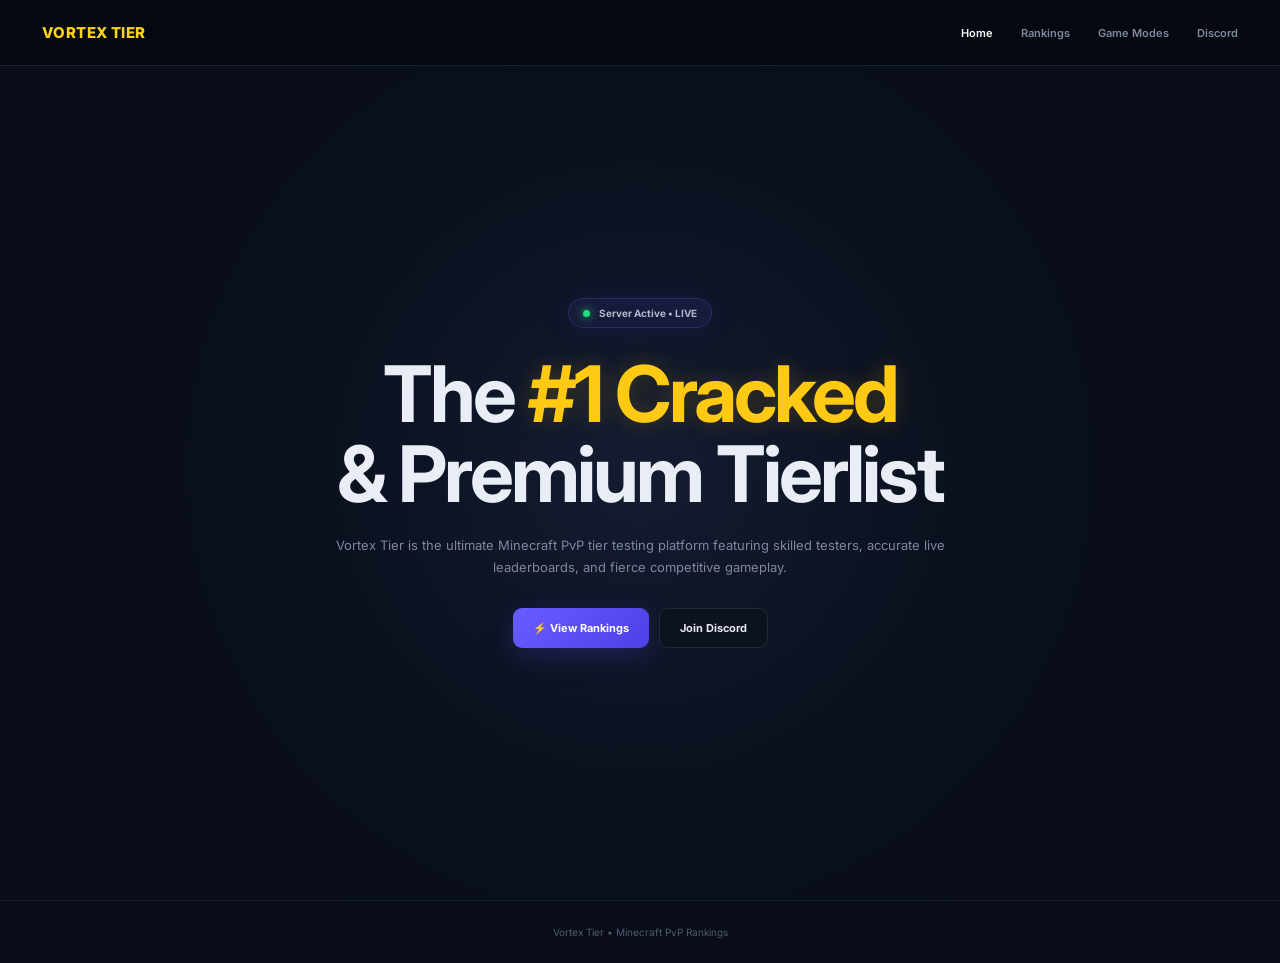
<file: index.html>
<!DOCTYPE html>
<html lang="en">
<head>
<meta charset="UTF-8"><meta name="viewport" content="width=device-width,initial-scale=1.0">
    <title>Vortex Tier</title>
<link rel="preconnect" href="https://fonts.googleapis.com"><link rel="preconnect" href="https://fonts.gstatic.com" crossorigin>
<link href="https://fonts.googleapis.com/css2?family=Inter:wght@400;500;600;700;800&display=swap" rel="stylesheet">
<link rel="stylesheet" href="styles.css">
</head>
<body class="home-page">
<header class="nav"><a class="logo" href="index.html">VORTEX TIER</a>
<nav class="navlinks"><a class="active" href="index.html">Home</a><a href="rankings.html">Rankings</a><a href="gamemodes.html">Game Modes</a><a href="https://discord.com" target="_blank" rel="noopener">Discord</a></nav></header>
<main class="home-hero">
  <div class="live"><i></i> Server Active • LIVE</div>
  <h1>The <b>#1 Cracked</b><br>&amp; Premium Tierlist</h1>
  <p>Vortex Tier is the ultimate Minecraft PvP tier testing platform featuring skilled testers, accurate live leaderboards, and fierce competitive gameplay.</p>
  <div class="actions"><a class="btn purple" href="rankings.html">⚡ View Rankings</a><a class="btn dark" href="https://discord.com" target="_blank" rel="noopener">Join Discord</a></div>
</main>
<footer>Vortex Tier • Minecraft PvP Rankings</footer>
</body></html>
</file>
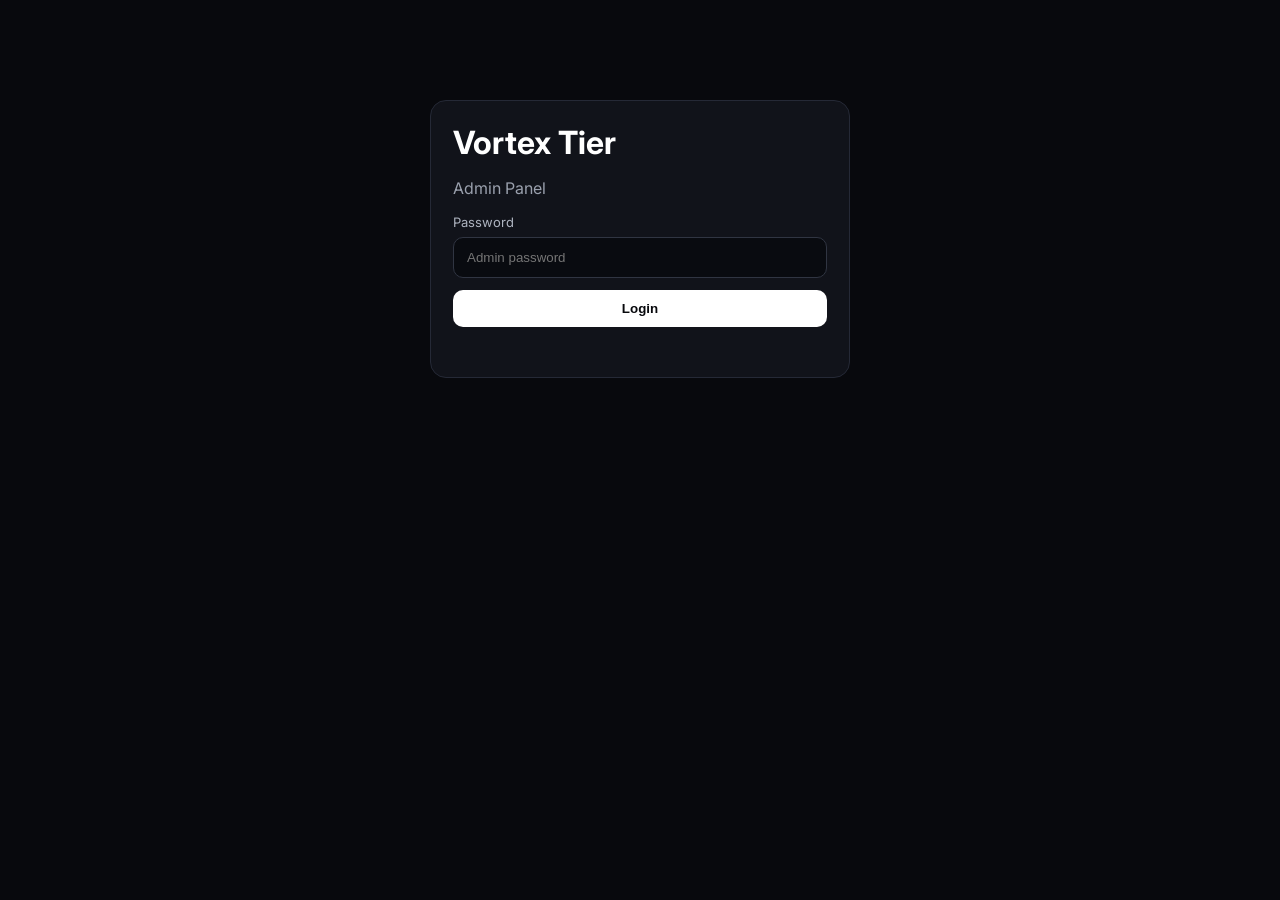
<file: admin.html>
<!DOCTYPE html>
<html lang="en">
<head>
<meta charset="UTF-8">
<meta name="viewport" content="width=device-width,initial-scale=1.0">
<title>Vortex Tier — Admin Panel</title>
<link rel="preconnect" href="https://fonts.googleapis.com">
<link rel="preconnect" href="https://fonts.gstatic.com" crossorigin>
<link href="https://fonts.googleapis.com/css2?family=Inter:wght@400;500;600;700;800&display=swap" rel="stylesheet">
<style>
*{box-sizing:border-box}body{margin:0;background:#08090d;color:#fff;font-family:Inter,Arial,sans-serif}.wrap{width:min(1100px,94%);margin:32px auto}.card{background:#11131a;border:1px solid #252936;border-radius:16px;padding:22px;margin-bottom:18px}h1,h2,h3{margin:0 0 10px}p{color:#9aa0ad}.hidden{display:none!important}.login{max-width:420px;margin:100px auto}.field label{display:block;font-size:13px;color:#aeb4c0;margin:0 0 7px}.input,.select{width:100%;padding:12px 13px;background:#090b10;border:1px solid #303542;border-radius:10px;color:#fff;outline:none}.input:focus,.select:focus{border-color:#777}.grid{display:grid;grid-template-columns:repeat(2,minmax(0,1fr));gap:14px}.modes{display:grid;grid-template-columns:repeat(2,minmax(0,1fr));gap:12px}.modebox{background:#0c0e13;border:1px solid #292d38;border-radius:12px;padding:14px}.modebox h3{font-size:14px}.modebox .row{display:grid;grid-template-columns:1fr 1fr;gap:8px}.btns{display:flex;gap:9px;flex-wrap:wrap}.btn{border:0;border-radius:10px;padding:11px 15px;background:#252936;color:#fff;font-weight:700;cursor:pointer}.btn.primary{background:#fff;color:#08090d}.btn.green{background:#1f7148}.btn.red{background:#792525}.btn:hover{filter:brightness(1.12)}.msg{color:#9aa0ad;margin-top:10px;min-height:18px}.player{display:flex;align-items:center;justify-content:space-between;gap:14px;padding:13px 0;border-bottom:1px solid #242833}.player:last-child{border-bottom:0}.playername{font-weight:700}.meta{font-size:12px;color:#858b98;margin-top:4px}.actions{display:flex;gap:7px}.topbar{display:flex;align-items:center;justify-content:space-between;gap:12px}.hint{font-size:13px;color:#858b98;line-height:1.6}.status{padding:9px 11px;border-radius:9px;background:#0b0d12;border:1px solid #272b35;font-size:12px;color:#aeb4c0}.check{display:flex;align-items:center;gap:8px;margin-top:9px;font-size:12px;color:#969ca8}.check input{accent-color:#fff}@media(max-width:700px){.grid,.modes{grid-template-columns:1fr}.topbar{align-items:flex-start;flex-direction:column}.player{align-items:flex-start;flex-direction:column}.actions{width:100%}.actions .btn{flex:1}.modebox .row{grid-template-columns:1fr}}
</style>
</head>
<body>

<div id="loginScreen" class="wrap login">
  <div class="card">
    <h1>Vortex Tier</h1>
    <p>Admin Panel</p>
    <div class="field">
      <label>Password</label>
      <input id="password" class="input" type="password" placeholder="Admin password" autocomplete="off">
    </div>
    <button class="btn primary" style="width:100%;margin-top:12px" onclick="login()">Login</button>
    <div id="loginMsg" class="msg"></div>
  </div>
</div>

<div id="adminScreen" class="wrap hidden">
  <div class="card">
    <div class="topbar">
      <div>
        <h1>Vortex Tier Admin Panel</h1>
        <p style="margin:0">Manage players, ranks and points.</p>
      </div>
      <button class="btn" onclick="logout()">Logout</button>
    </div>
  </div>

  <div class="card">
    <h2 id="formTitle">Add Player</h2>
    <p class="hint">Choose “Not Tested” when a player has no rank in that mode. The ranking box will stay empty on the public site.</p>
    <input id="editId" type="hidden">

    <div class="grid">
      <div class="field"><label>Player Name</label><input id="name" class="input" placeholder="Minecraft username"></div>
      <div class="field"><label>Region</label><select id="region" class="select"><option value="AS">AS — Asia</option><option value="EU">EU — Europe</option><option value="NA">NA — North America</option><option value="ME">ME — Middle East</option></select></div>
      <div class="field"><label>Skin URL (optional)</label><input id="skin" class="input" placeholder="Leave empty for automatic Minecraft skin"></div>
      <div class="field"><label>NameMC URL (optional)</label><input id="namemc" class="input" placeholder="Leave empty to use username automatically"></div>
    </div>

    <h3 style="margin-top:24px">Gamemode Ranks</h3>
    <div id="modeFields" class="modes"></div>

    <div class="btns" style="margin-top:18px">
      <button class="btn green" onclick="savePlayer()">Save Player</button>
      <button class="btn" onclick="clearForm()">Clear</button>
    </div>
    <div id="saveMsg" class="msg"></div>
  </div>

  <div class="card">
    <div class="topbar">
      <div><h2>Players</h2><p style="margin:0">Existing player data loaded from players.js/local storage.</p></div>
      <div id="count" class="status">0 players</div>
    </div>
    <input id="search" class="input" style="margin-top:15px" placeholder="Search player..." oninput="renderPlayers()">
    <div id="playerList" style="margin-top:8px"></div>
  </div>

  <div class="card">
    <h2>Download Player Data</h2>
    <p class="hint">This button downloads <b>players.js only</b>. It NEVER downloads or changes app.js. Replace your website’s old players.js with this downloaded file.</p>
    <button class="btn primary" onclick="downloadPlayersJS()">⬇ Download players.js</button>
    <div id="downloadMsg" class="msg"></div>
  </div>
</div>

<script src="players.js"></script>
<script>
/* =========================
   VORTEX ADMIN CONFIG
========================= */
const ADMIN_PASSWORD = "vortexadmin1";

const MODES = [
  {id:'vanilla', name:'Vanilla'},
  {id:'uhc', name:'UHC'},
  {id:'pot', name:'Pot'},
  {id:'nethop', name:'NetHop'},
  {id:'smp', name:'SMP'},
  {id:'sword', name:'Sword'},
  {id:'axe', name:'Axe'},
  {id:'mace', name:'Mace'}
];

const TIERS = ['', 'HT1','LT1','HT2','LT2','HT3','LT3','HT4','LT4','HT5','LT5'];

function safeJSON(value){
  try{return JSON.parse(value)}catch{return []}
}

let players = safeJSON(localStorage.getItem('vortexAdminPlayers'));
if(!Array.isArray(players) || players.length===0){
  players = (typeof VORTEX_PLAYERS !== 'undefined' && Array.isArray(VORTEX_PLAYERS)) ? structuredClone(VORTEX_PLAYERS) : [];
}

function saveLocal(){
  localStorage.setItem('vortexAdminPlayers',JSON.stringify(players));
}

function login(){
  if(document.getElementById('password').value===ADMIN_PASSWORD){
    document.getElementById('loginScreen').classList.add('hidden');
    document.getElementById('adminScreen').classList.remove('hidden');
    renderPlayers();
  }else document.getElementById('loginMsg').textContent='Incorrect password.';
}
function logout(){
  document.getElementById('adminScreen').classList.add('hidden');
  document.getElementById('loginScreen').classList.remove('hidden');
  document.getElementById('password').value='';
}

document.getElementById('password').addEventListener('keydown',e=>{if(e.key==='Enter')login()});

function esc(v){return String(v??'').replace(/[&<>"']/g,c=>({'&':'&amp;','<':'&lt;','>':'&gt;','"':'&quot;',"'":'&#039;'}[c]))}
function id(){return Date.now()+Math.floor(Math.random()*100000)}
function pointsValue(v){return v===''||v===null||v===undefined?'':Number(v)}

function buildModeFields(player={}){
  document.getElementById('modeFields').innerHTML=MODES.map(m=>{
    const r=player.results?.[m.id]||{};
    const selected=r.tier||'';
    const pts=(selected && r.points!=='' && r.points!==undefined && r.points!==null)?r.points:'';
    return `<div class="modebox">
      <h3>${m.name}</h3>
      <div class="row">
        <select id="tier_${m.id}" class="select" onchange="tierChanged('${m.id}')">
          <option value="">Not Tested</option>
          ${TIERS.filter(Boolean).map(t=>`<option value="${t}" ${selected===t?'selected':''}>${t}</option>`).join('')}
        </select>
        <input id="points_${m.id}" class="input" type="number" min="0" step="1" placeholder="Points" value="${esc(pts)}">
      </div>
      <label class="check"><input id="auto_${m.id}" type="checkbox"> Keep points empty when Not Tested</label>
    </div>`;
  }).join('');
}

function tierChanged(mode){
  const tier=document.getElementById('tier_'+mode).value;
  const points=document.getElementById('points_'+mode);
  if(!tier) points.value='';
}

function getFormPlayer(){
  const results={};
  MODES.forEach(m=>{
    const tier=document.getElementById('tier_'+m.id).value;
    const pv=document.getElementById('points_'+m.id).value.trim();
    results[m.id]={tier:tier,points:tier&&pv!==''?Number(pv):''};
  });
  return {
    id:document.getElementById('editId').value?Number(document.getElementById('editId').value):id(),
    name:document.getElementById('name').value.trim(),
    region:document.getElementById('region').value,
    skinUrl:document.getElementById('skin').value.trim(),
    namemc:document.getElementById('namemc').value.trim(),
    results
  };
}

function calculate(){
  players.forEach(p=>{
    let total=0;
    MODES.forEach(m=>{
      const r=p.results?.[m.id];
      if(r && r.points!=='' && r.points!==null && r.points!==undefined && !Number.isNaN(Number(r.points))) total+=Number(r.points);
    });
    p.totalPoints=total;
  });
  players.sort((a,b)=>(b.totalPoints||0)-(a.totalPoints||0));
  players.forEach((p,i)=>p.position=i+1);
}

function savePlayer(){
  const p=getFormPlayer();
  if(!p.name){document.getElementById('saveMsg').textContent='Player name is required.';return}

  const same=players.findIndex(x=>x.name.toLowerCase()===p.name.toLowerCase());
  const editing=players.findIndex(x=>x.id===p.id);

  if(same!==-1 && same!==editing){
    p.id=players[same].id;
    players[same]=p;
  }else if(editing!==-1){
    players[editing]=p;
  }else players.push(p);

  calculate();
  saveLocal();
  document.getElementById('saveMsg').textContent='Player saved. Download players.js when ready.';
  clearForm();
  renderPlayers();
}

function editPlayer(pid){
  const p=players.find(x=>x.id===pid);if(!p)return;
  document.getElementById('editId').value=p.id;
  document.getElementById('name').value=p.name||'';
  document.getElementById('region').value=p.region||'AS';
  document.getElementById('skin').value=p.skinUrl||'';
  document.getElementById('namemc').value=p.namemc||'';
  buildModeFields(p);
  document.getElementById('formTitle').textContent='Edit Player';
  scrollTo({top:0,behavior:'smooth'});
}

function deletePlayer(pid){
  const p=players.find(x=>x.id===pid);if(!p)return;
  if(!confirm('Delete '+p.name+'?'))return;
  players=players.filter(x=>x.id!==pid);
  calculate();saveLocal();renderPlayers();
}

function clearForm(){
  document.getElementById('editId').value='';
  document.getElementById('name').value='';
  document.getElementById('region').value='AS';
  document.getElementById('skin').value='';
  document.getElementById('namemc').value='';
  buildModeFields();
  document.getElementById('formTitle').textContent='Add Player';
}

function renderPlayers(){
  calculate();
  const q=document.getElementById('search').value.toLowerCase().trim();
  const list=players.filter(p=>p.name.toLowerCase().includes(q));
  document.getElementById('count').textContent=players.length+' player'+(players.length===1?'':'s');
  document.getElementById('playerList').innerHTML=list.length?list.map(p=>`<div class="player">
    <div><div class="playername">#${p.position||'-'} ${esc(p.name)}</div><div class="meta">${esc(p.region||'')} • ${p.totalPoints||0} points</div></div>
    <div class="actions"><button class="btn" onclick="editPlayer(${p.id})">Edit</button><button class="btn red" onclick="deletePlayer(${p.id})">Delete</button></div>
  </div>`).join(''):'<p style="color:#777">No players found.</p>';
}

function downloadPlayersJS(){
  calculate();saveLocal();
  const output = `/* =====================================================\n   VORTEX TIER — PLAYER DATA\n   Generated from Admin Panel\n   Replace ONLY your old players.js with this file.\n====================================================== */\n\nconst VORTEX_PLAYERS = ${JSON.stringify(players,null,2)};\n`;
  const blob=new Blob([output],{type:'application/javascript;charset=utf-8'});
  const url=URL.createObjectURL(blob);
  const a=document.createElement('a');a.href=url;a.download='players.js';document.body.appendChild(a);a.click();a.remove();
  setTimeout(()=>URL.revokeObjectURL(url),1000);
  document.getElementById('downloadMsg').textContent='players.js downloaded. Replace only players.js on your website.';
}

buildModeFields();
</script>
</body>
</html>
</file>
<file: styles.css>
*{box-sizing:border-box}
html{scroll-behavior:smooth}
body{margin:0;background:#080d18;color:#e9edf6;font-family:Inter,Arial,sans-serif}
.nav{height:66px;position:sticky;top:0;z-index:50;background:rgba(5,9,17,.96);border-bottom:1px solid #182233;display:flex;align-items:center;justify-content:space-between;padding:0 42px;backdrop-filter:blur(14px)}
.logo{color:#ffd21a;text-decoration:none;font-weight:800;font-size:15px;letter-spacing:.4px}
.navlinks{display:flex;gap:28px}.navlinks a{font-size:11px;font-weight:600;color:#7e899d;text-decoration:none}.navlinks a:hover,.navlinks a.active{color:#fff}

.home-hero{min-height:calc(100vh - 66px);display:flex;align-items:center;justify-content:center;flex-direction:column;text-align:center;padding:80px 20px 100px;background:radial-gradient(circle at 50% 48%,#141c31 0,#0b111f 38%,#080d18 72%)}
.live{font-size:10px;font-weight:700;color:#aeb8cb;border:1px solid #292d67;background:#171a3a;border-radius:30px;padding:8px 14px;box-shadow:0 0 28px #4b43ff1d}.live i{display:inline-block;width:7px;height:7px;border-radius:50%;background:#1ddd7d;box-shadow:0 0 10px #1ddd7d;margin-right:7px}
.home-hero h1{font-size:clamp(44px,7vw,78px);line-height:1.03;letter-spacing:-3px;margin:26px 0 20px}.home-hero h1 b{color:#ffc914;text-shadow:0 0 22px #ffc40033}.home-hero p{max-width:650px;color:#7d889d;font-size:13px;line-height:1.7;margin:0}.actions{display:flex;gap:10px;margin-top:30px}.btn{display:inline-flex;align-items:center;justify-content:center;padding:12px 20px;border-radius:9px;text-decoration:none;font-size:11px;font-weight:700;transition:.2s}.btn:hover{transform:translateY(-2px)}.purple{background:linear-gradient(135deg,#695cff,#4d40e8);color:white;box-shadow:0 8px 28px #574aff3a}.dark{background:#0c121e;color:#e4e8f1;border:1px solid #202a3a}
footer{text-align:center;padding:25px;color:#4f5c70;font-size:10px;border-top:1px solid #121d2c}

.rankings-page{background:#0b121e}.rank-wrap{max-width:1280px;margin:auto;padding:24px 18px 70px}.rank-top{display:flex;align-items:center;justify-content:space-between;margin-bottom:18px}.rank-title h1{font-size:25px;margin:0}.rank-title p{font-size:11px;color:#66748a;margin:7px 0 0}.server{font-size:10px;color:#a9b3c3;background:#121a27;border:1px solid #202b3e;border-radius:7px;padding:8px 11px}.server i{display:inline-block;width:7px;height:7px;border-radius:50%;background:#25db7d;margin-right:5px}

.modes{display:flex;gap:5px;overflow-x:auto;scrollbar-width:none;border-bottom:1px solid #1b2738;padding-bottom:0}.modes::-webkit-scrollbar{display:none}
.mode{flex:0 0 102px;height:76px;border:1px solid #172333;background:#0c1420;border-radius:10px 10px 0 0;color:#69758a;display:flex;flex-direction:column;align-items:center;justify-content:center;gap:7px;cursor:pointer;font:800 11px Inter}.mode .ico{font-size:25px}.mode.active{color:#fff;border-bottom:2px solid #aab3c0;background:#111a29}

.rank-tools{display:flex;justify-content:flex-end;gap:8px;margin:10px 0}.search{width:230px;height:38px;border-radius:8px;border:1px solid #202b3d;background:#101825;color:white;padding:0 12px;outline:none;font:11px Inter}.info{height:38px;border:1px solid #202b3d;background:#151d2a;color:#bac3d0;border-radius:8px;padding:0 12px;font:700 10px Inter;cursor:pointer}

.overall-head{display:grid;grid-template-columns:52px 1fr 82px 410px;gap:12px;align-items:center;padding:9px 13px;color:#4e5b70;font-size:9px;text-transform:uppercase;font-weight:800;border:1px solid #172336;background:#0e1623;border-radius:7px 7px 0 0}
.player-row{display:grid;grid-template-columns:58px 1fr 82px 410px;gap:14px;align-items:center;min-height:88px;padding:7px 13px;border:1px solid #172336;border-top:0;background:linear-gradient(90deg,#101925 0%,#121c2a 74%,#0e1723 100%);position:relative;overflow:hidden}.player-row:after{content:"";position:absolute;right:5px;top:0;bottom:0;width:34%;background:linear-gradient(125deg,transparent 0 38%,rgba(64,86,112,.30) 39% 43%,transparent 44% 51%,rgba(54,75,99,.46) 52% 57%,transparent 58% 66%,rgba(45,64,86,.32) 67% 72%,transparent 73%);opacity:.85;pointer-events:none}.player-row:hover{background:#141f2f}
.pos{font-size:22px;font-weight:800;font-style:italic;color:#e8edf5}.p-main{display:flex;align-items:center;gap:14px;min-width:0;position:relative;z-index:1}.skin{width:74px;height:92px;object-fit:contain;object-position:center top;border-radius:6px;background:transparent;padding:0;display:block;filter:drop-shadow(0 5px 8px rgba(0,0,0,.75));transform:scale(1.18);transform-origin:center bottom}.p-name{font-size:15px;font-weight:800;color:#dce3ee;position:relative;z-index:1}.p-title{font-size:9px;color:#68768c;margin-top:4px}.region{justify-self:center;position:relative;z-index:2;font-size:10px;font-weight:800;border-radius:5px;padding:8px 9px;background:#182333;color:#aeb8c8}.region.na{background:#4a1f2c;color:#ff647c}.region.eu{background:#173c29;color:#55d98c}.region.me{background:#4b421a;color:#e7d34b}
.mini-tiers{display:flex;position:relative;z-index:2;gap:8px;justify-content:flex-start;overflow:hidden}.mini{width:43px;flex:0 0 43px;text-align:center}.mini-icon{width:34px;height:34px;border-radius:50%;margin:auto;display:grid;place-items:center;background:#101725;border:2px solid #28384e;font-size:14px}.mini-label{display:inline-block;font-size:13px;font-weight:800;margin-top:3px;padding:2px 4px;border-radius:4px}.ht1{color:#ffd83f;background:#473b1b}.lt1{color:#e8c84a;background:#493b20}.ht2{color:#bfc9d8;background:#343d4d}.lt2{color:#aeb9c9;background:#303a49}.ht3{color:#ff9c51;background:#4a3021}.lt3{color:#e58a49;background:#483021}

.mode-board{display:flex;gap:8px;overflow-x:auto;padding:5px 0 18px;align-items:flex-start;scroll-snap-type:x proximity}.mode-board::-webkit-scrollbar{height:5px}.tier-column{min-width:176px;flex:1;background:#101925;border:1px solid #172336;border-radius:0 0 7px 7px;overflow:hidden;scroll-snap-align:start}.tier-head{height:40px;display:flex;align-items:center;justify-content:center;font-size:17px;font-weight:800;border-bottom:1px solid #27354a}.tier-head span{margin-right:7px}.tier-1 .tier-head{background:#4b3917;color:#ffd35a}.tier-2 .tier-head{background:#343b49;color:#cbd2dc}.tier-3 .tier-head{background:#4b3020;color:#e58b48}.tier-4 .tier-head,.tier-5 .tier-head{background:#202a39;color:#c5cfdd}
.tier-list{min-height:55px}.tier-player{height:62px;display:flex;align-items:center;gap:8px;padding:0 8px;border-bottom:1px solid #1c293a;position:relative;white-space:nowrap;overflow:hidden;background:linear-gradient(90deg,#182333 0%,#172232 72%,#101925 100%)}.tier-player:before{content:"";position:absolute;left:0;top:0;bottom:0;width:3px;background:#42db8c}.tier-player:after{content:"";position:absolute;right:0;top:0;bottom:0;width:28%;background:linear-gradient(125deg,transparent 0 48%,#26364b 49% 53%,transparent 54%);opacity:.65;pointer-events:none}.tier-player img{width:52px;height:64px;object-fit:contain;object-position:center top;border-radius:4px;padding:0;background:transparent;flex:0 0 52px;position:relative;z-index:1;filter:drop-shadow(0 4px 7px rgba(0,0,0,.7));transform:scale(1.08);transform-origin:center bottom}.tier-player .name{font-size:14px;font-weight:700;color:#dce2ec;overflow:hidden;text-overflow:ellipsis;position:relative;z-index:1}.tier-player .up{margin-left:auto;color:#58708f;font-size:17px;position:relative;z-index:1}.emptyrow{text-align:center;padding:40px;color:#65738a;border:1px solid #172336;background:#101925}

.modal{position:fixed;inset:0;background:#02050bcc;display:grid;place-items:center;z-index:100}.modal.hidden{display:none}.modal-card{width:min(440px,calc(100% - 28px));background:#0e1724;border:1px solid #26354a;border-radius:14px;padding:25px;position:relative}.modal-card h3{margin:0 0 10px}.modal-card p{font-size:11px;color:#8190a5;line-height:1.7}.x{position:absolute;right:13px;top:8px;background:none;border:0;color:#8390a3;font-size:25px;cursor:pointer}

@media(max-width:800px){.nav{padding:0 18px}.rank-wrap{padding:15px 8px 60px}.server{display:none}.overall-head{grid-template-columns:40px 1fr 55px 355px}.player-row{grid-template-columns:40px 1fr 55px 355px;min-height:92px}.p-name{font-size:13px}.skin{width:82px;height:88px}.rankings-page .navlinks{gap:14px}.home-hero h1{letter-spacing:-2px}.tier-column{min-width:0;flex:0 0 calc((100vw - 32px)/3)}.tier-player{height:62px;padding:0 7px;gap:6px}.tier-player img{width:54px;height:60px;flex-basis:54px}}
@media(max-width:520px){.rank-title h1{font-size:20px}.search{width:170px}.mode{flex-basis:92px;height:72px}.overall-head{grid-template-columns:34px 1fr 50px 330px}.player-row{grid-template-columns:34px 1fr 50px 330px;min-height:88px;padding:7px 10px}.skin{width:82px;height:88px}.p-main{gap:10px}.p-name{font-size:12px}.pos{font-size:17px}.tier-column{min-width:0;flex-basis:calc((100vw - 32px)/3)}.tier-head{height:52px;font-size:18px}.tier-player{height:64px;padding:0 7px;gap:6px}.tier-player img{width:55px;height:62px;flex-basis:55px}.tier-player .name{font-size:13px}.tier-player .up{font-size:11px}}

/* V6 visual tuning: upper-half Minecraft skin crops + larger mode/rank UI */
.tier-player img,.skin{overflow:hidden;}
.mini{min-width:42px}.mini-label{font-weight:900;line-height:1.05;padding:3px 5px;border-radius:6px;}
@media(max-width:520px){.mode .ico{font-size:23px}.mode{font-size:10.5px}.mini-label{font-size:12px;padding:3px 5px}.tier-column{flex-basis:calc((100vw - 30px)/3)} }

/* V8 skin presentation: show Minecraft body render like the reference, not a head/avatar. */
.player-row{min-height:98px;padding-top:5px;padding-bottom:5px}
.p-main{min-height:94px}
.player-row:before{content:"";position:absolute;left:0;top:0;bottom:0;width:36%;background:linear-gradient(110deg,rgba(33,48,67,.18),transparent 70%);clip-path:polygon(0 0,72% 0,100% 100%,0 100%);pointer-events:none}
@media(max-width:800px){.player-row{min-height:98px}.skin{width:74px;height:94px}}
@media(max-width:520px){.player-row{min-height:94px}.skin{width:72px;height:92px;transform:scale(1.12)}}

/* V10 — consistent full Minecraft body skins everywhere */
.skin, .tier-player img {
  object-fit: contain !important;
  object-position: center bottom !important;
  background: transparent !important;
  border: 0 !important;
  padding: 0 !important;
  display: block;
  image-rendering: pixelated;
  filter: drop-shadow(0 5px 9px rgba(0,0,0,.82));
}
.skin {
  width: 78px !important;
  height: 96px !important;
  transform: scale(1.22) !important;
  transform-origin: center bottom !important;
  margin: 0 2px 0 0;
}
.tier-player img {
  width: 58px !important;
  height: 66px !important;
  flex: 0 0 58px !important;
  transform: scale(1.12) !important;
  transform-origin: center bottom !important;
}
.p-main { min-height: 96px; }
.player-row { min-height: 100px; }
@media(max-width:800px){
  .skin{width:78px !important;height:96px !important}
  .tier-player img{width:58px !important;height:66px !important;flex-basis:58px !important}
}
@media(max-width:520px){
  .skin{width:76px !important;height:94px !important;transform:scale(1.18) !important}
  .tier-player img{width:56px !important;height:64px !important;flex-basis:56px !important;transform:scale(1.08) !important}
}

/* V11 — crop body renders at the waist: head + torso only, no legs/feet */
.skin, .tier-player img {
  object-fit: cover !important;
  object-position: center top !important;
  clip-path: inset(0 0 36% 0);
  transform: scale(1.22) !important;
  transform-origin: center top !important;
}
.skin { width: 82px !important; height: 94px !important; }
.tier-player img { width: 58px !important; height: 68px !important; }
@media(max-width:520px){
  .skin { width: 78px !important; height: 92px !important; }
  .tier-player img { width: 56px !important; height: 66px !important; }
}

/* V12 — upper-body only + subtle lean toward the rank side */
.skin,
.tier-player img,
.player-skin-full {
  object-fit: cover !important;
  object-position: center top !important;
  clip-path: inset(0 0 35% 0 round 5px) !important;
  transform: rotate(-9deg) scale(1.22) !important;
  transform-origin: center bottom !important;
  filter: drop-shadow(0 5px 9px rgba(0,0,0,.8));
}

/* Keep the skin visually centered after the lean */
.p-main .skin { margin-left: 3px; margin-right: 3px; }
.tier-player img { margin-left: 2px; margin-right: 2px; }

@media (max-width: 800px){
  .skin { transform: rotate(-9deg) scale(1.24) !important; }
  .tier-player img { transform: rotate(-9deg) scale(1.18) !important; }
}
@media (max-width: 520px){
  .skin { transform: rotate(-8deg) scale(1.20) !important; }
  .tier-player img { transform: rotate(-8deg) scale(1.14) !important; }
}


/* V16 — Reference-style Minecraft character render.
   Show head + BOTH arms + torso down to the waist area. Hide legs/feet.
   The character is presented as a dimensional 3/4 render, with a subtle
   directional turn instead of a simple flat rotation. */
.skin-frame,
.tier-skin-frame{
  position:relative;
  display:block;
  flex:0 0 auto;
  overflow:hidden;
  background:transparent;
  z-index:10;
  perspective:700px;
  transform-style:preserve-3d;
}

.skin-frame{
  width:78px;
  height:78px;
  margin:0 2px;
}
.tier-skin-frame{
  width:52px;
  height:52px;
  margin:0 1px;
}

/* Source body renders are square. Enlarge them so the frame becomes a
   deliberate crop: head -> shoulders -> arms -> waist, never legs. */
.skin-frame .skin,
.tier-skin-frame img{
  position:absolute;
  left:50%;
  top:0;
  width:112px !important;
  height:112px !important;
  max-width:none;
  object-fit:contain !important;
  object-position:center top !important;
  clip-path:none !important;
  border:0 !important;
  padding:0 !important;
  margin:0 !important;
  transform-origin:50% 24% !important;
  transform:
    translateX(-50%)
    translateY(-2px)
    perspective(700px)
    rotateY(-20deg)
    rotateX(2deg)
    rotateZ(-1deg)
    scale(1.06) !important;
  filter:drop-shadow(0 7px 8px rgba(0,0,0,.82));
  image-rendering:auto;
}

/* A little extra horizontal enlargement makes the arms feel wider and the
   crop land around the waist rather than the chest. */
.skin-frame .skin{
  width:118px !important;
  height:118px !important;
  top:-1px;
}
.tier-skin-frame img{
  width:78px !important;
  height:78px !important;
  top:0;
  transform:
    translateX(-50%)
    translateY(-1px)
    perspective(650px)
    rotateY(-20deg)
    rotateX(2deg)
    rotateZ(-1deg)
    scale(1.06) !important;
}

/* Soft grounding shadow, kept behind the character. */
.skin-frame:after,
.tier-skin-frame:after{
  content:"";
  position:absolute;
  left:10%;
  right:4%;
  bottom:0;
  height:12px;
  background:radial-gradient(ellipse,rgba(0,0,0,.58),transparent 72%);
  transform:skewX(-16deg);
  pointer-events:none;
  z-index:-1;
}

@media(max-width:800px){
  .skin-frame{width:84px;height:86px}
  .tier-skin-frame{width:58px;height:58px}
  .skin-frame .skin{width:130px !important;height:130px !important}
  .tier-skin-frame img{width:87px !important;height:87px !important}
}
@media(max-width:520px){
  .skin-frame{width:80px;height:84px}
  .tier-skin-frame{width:56px;height:57px}
  .skin-frame .skin{width:128px !important;height:128px !important}
  .tier-skin-frame img{width:85px !important;height:85px !important}
}

/* V14 — custom linked mode/category images. Every icon is locked to the same
   visual box, so adding square, portrait, or landscape images won't resize
   the tabs/cards. object-fit: contain keeps the whole image visible. */
.mode .ico{
  width:34px;height:34px;display:grid;place-items:center;position:relative;
  flex:0 0 34px;overflow:hidden;border-radius:7px;
}
.mode .mode-icon-img{
  width:100%;height:100%;display:block;object-fit:contain;object-position:center;
  image-rendering:auto;filter:drop-shadow(0 2px 5px rgba(0,0,0,.55));
}
.mode .icon-fallback{font-size:25px;line-height:1;display:grid;place-items:center;width:100%;height:100%;}
.mode .mode-icon-img + .icon-fallback{display:none;}
.mini-icon{position:relative;overflow:hidden;}
.mini-icon-img{
  width:100%;height:100%;display:block;object-fit:contain;object-position:center;
  border-radius:50%;image-rendering:auto;filter:drop-shadow(0 2px 4px rgba(0,0,0,.55));
}
.mini-icon .icon-fallback{font-size:16px;line-height:1;display:grid;place-items:center;width:100%;height:100%;}
.mini-icon .mini-icon-img + .icon-fallback{display:none;}
@media(max-width:520px){
  .mode .ico{width:31px;height:31px;flex-basis:31px}
  .mode .icon-fallback{font-size:23px}
}

/* V15 — linked icons are always rendered inside fixed frames; the artwork itself
   is never stretched. Paste one direct image URL per mode in app.js ICON_URLS. */
.mode .ico,
.mini-icon{overflow:hidden;flex-shrink:0;}
.mode .mode-icon-img,
.mini-icon .mini-icon-img{display:block !important;visibility:visible !important;opacity:1 !important;}
.mode .mode-icon-img{width:100% !important;height:100% !important;object-fit:contain !important;object-position:center !important;}
.mini-icon .mini-icon-img{width:100% !important;height:100% !important;object-fit:contain !important;object-position:center !important;}


/* V17 — use the Minecraft 3D body render itself for the character pose.
   Do NOT rotate the raster image with CSS: the render already supplies the
   3/4 perspective. The frame crops the lower body at the waist while keeping
   the head, both arms and torso visible. */
.skin-frame{
  width:82px !important;
  height:88px !important;
  overflow:hidden !important;
  perspective:none !important;
  transform:none !important;
}
.tier-skin-frame{
  width:58px !important;
  height:61px !important;
  overflow:hidden !important;
  perspective:none !important;
  transform:none !important;
}
.skin-frame .skin,
.tier-skin-frame img{
  position:absolute !important;
  left:50% !important;
  top:0 !important;
  max-width:none !important;
  width:142px !important;
  height:142px !important;
  object-fit:contain !important;
  object-position:center top !important;
  clip-path:none !important;
  border:0 !important;
  padding:0 !important;
  margin:0 !important;
  transform:translateX(-50%) !important;
  transform-origin:center top !important;
  filter:drop-shadow(0 6px 9px rgba(0,0,0,.82)) !important;
}
.tier-skin-frame img{
  width:94px !important;
  height:94px !important;
}
.skin-frame:after,
.tier-skin-frame:after{
  display:none !important;
}
@media(max-width:800px){
  .skin-frame{width:80px !important;height:88px !important}
  .skin-frame .skin{width:140px !important;height:140px !important}
  .tier-skin-frame{width:57px !important;height:61px !important}
  .tier-skin-frame img{width:93px !important;height:93px !important}
}
@media(max-width:520px){
  .skin-frame{width:76px !important;height:84px !important}
  .skin-frame .skin{width:134px !important;height:134px !important}
  .tier-skin-frame{width:55px !important;height:59px !important}
  .tier-skin-frame img{width:90px !important;height:90px !important}
}


/* V18 — reference-matched Minecraft BUST render.
   Use a real 3D bust (head + torso + both arms) from the renderer instead of
   cropping a full-body image or faking the pose with CSS rotation. */
.skin-frame{
  width:92px !important;
  height:94px !important;
  overflow:hidden !important;
  display:block !important;
  position:relative !important;
  perspective:none !important;
  transform:none !important;
}
.tier-skin-frame{
  width:62px !important;
  height:64px !important;
  overflow:hidden !important;
  display:block !important;
  position:relative !important;
  perspective:none !important;
  transform:none !important;
}
.skin-frame .skin,
.tier-skin-frame img{
  position:absolute !important;
  left:50% !important;
  top:50% !important;
  width:128px !important;
  height:128px !important;
  max-width:none !important;
  max-height:none !important;
  object-fit:contain !important;
  object-position:center !important;
  clip-path:none !important;
  margin:0 !important;
  padding:0 !important;
  border:0 !important;
  transform:translate(-50%,-50%) !important;
  transform-origin:center center !important;
  filter:drop-shadow(0 7px 9px rgba(0,0,0,.78)) !important;
  image-rendering:auto !important;
}
.tier-skin-frame img{
  width:86px !important;
  height:86px !important;
}
@media(max-width:800px){
  .skin-frame{width:90px !important;height:94px !important}
  .skin-frame .skin{width:128px !important;height:128px !important}
  .tier-skin-frame{width:60px !important;height:63px !important}
  .tier-skin-frame img{width:84px !important;height:84px !important}
}
@media(max-width:520px){
  .skin-frame{width:88px !important;height:92px !important}
  .skin-frame .skin{width:126px !important;height:126px !important}
  .tier-skin-frame{width:58px !important;height:61px !important}
  .tier-skin-frame img{width:82px !important;height:82px !important}
}

/* V19 — slightly smaller player skin renders while keeping the same bust framing. */
.skin-frame .skin{width:112px !important;height:112px !important}
.tier-skin-frame img{width:76px !important;height:76px !important}
@media(max-width:800px){
  .skin-frame .skin{width:112px !important;height:112px !important}
  .tier-skin-frame img{width:74px !important;height:74px !important}
}
@media(max-width:520px){
  .skin-frame .skin{width:108px !important;height:108px !important}
  .tier-skin-frame img{width:72px !important;height:72px !important}
}

/* V21 — clickable MC-Tiers-style player details modal + slightly smaller skins */
.player-row{cursor:pointer}
.player-row:active{transform:scale(.998)}
/* Slightly smaller character in the leaderboard while preserving the bust/3D look. */
.skin-frame{width:74px;height:76px;margin:0 1px}
.skin-frame .skin{width:108px !important;height:108px !important;transform:translateX(-50%) translateY(-1px) perspective(700px) rotateY(-20deg) rotateX(2deg) rotateZ(-1deg) scale(1.02) !important}
@media(max-width:800px){.skin-frame{width:78px;height:82px}.skin-frame .skin{width:116px !important;height:116px !important}}
@media(max-width:520px){.skin-frame{width:75px;height:79px}.skin-frame .skin{width:112px !important;height:112px !important}}

.player-modal-card{padding:28px 25px 24px;overflow:hidden}
.modal-player-top{text-align:center}
.modal-avatar{width:88px;height:88px;margin:0 auto 8px;border-radius:50%;border:2px solid #d7ad3f;background:radial-gradient(circle,#263247,#0a101c);display:grid;place-items:center;overflow:hidden;box-shadow:0 0 18px rgba(215,173,63,.18),inset 0 0 15px rgba(0,0,0,.65)}
.modal-avatar img{width:84px;height:84px;object-fit:contain;object-position:center top;transform:translateY(-4px) scale(1.15);filter:drop-shadow(0 4px 6px rgba(0,0,0,.65))}
.modal-player-top h2{margin:0 0 7px;font-size:21px;font-weight:900;background:linear-gradient(90deg,#4da3ff,#9b67ff);-webkit-background-clip:text;background-clip:text;color:transparent}
.modal-rank{display:inline-flex;align-items:center;gap:5px;padding:6px 12px;border-radius:15px;background:rgba(210,174,55,.14);border:1px solid rgba(210,174,55,.28);color:#e4c13d;font-size:12px;font-weight:800}
.modal-region-text{margin:8px 0 10px;color:#77869d;font-size:12px;font-weight:700}
.modal-player-top .namemc-link{margin-bottom:18px;padding:7px 12px;font-size:11px}
.modal-section-title{margin-top:8px;color:#8b97aa;font-size:11px;letter-spacing:1px;font-weight:900;text-transform:uppercase}
.modal-position-box{height:42px;padding:0 10px 0 13px;margin:6px 0 17px;border:1px solid #253247;border-radius:8px;background:linear-gradient(90deg,#121d2c,#101925);display:flex;align-items:center;justify-content:space-between;color:#dce3ed;font-size:12px}
.modal-position-number{display:inline-flex;align-items:center;justify-content:center;min-width:66px;height:34px;padding:0 13px;background:linear-gradient(110deg,#f5c52f 0 78%,transparent 79%);color:#fff;font-size:19px;font-weight:900;font-style:italic}
.modal-position-box small{color:#7f8ba0;font-size:10px}
.modal-tiers-grid{margin-top:6px;display:flex;gap:5px;padding:9px 7px;overflow-x:auto;border:1px solid #253247;border-radius:8px;background:#0a111d;scrollbar-width:none}
.modal-tiers-grid::-webkit-scrollbar{display:none}
.modal-tier{min-width:34px;flex:1;text-align:center;display:flex;flex-direction:column;align-items:center;gap:4px}
.modal-tier-icon{width:26px;height:26px;border-radius:50%;display:grid;place-items:center;overflow:hidden;background:#111c2a}
.modal-tier-icon .mini-icon-img{width:100%;height:100%;object-fit:contain}
.modal-tier-icon .icon-fallback{font-size:14px;line-height:1}
.modal-tier b{min-width:27px;padding:3px 4px;border-radius:5px;background:#2b3039;color:#d8dee8;font-size:9px;line-height:1;font-weight:900}
.modal-tier b.ht1,.modal-tier b.lt1,.modal-tier b.ht2,.modal-tier b.lt2,.modal-tier b.ht3,.modal-tier b.lt3,.modal-tier b.ht4,.modal-tier b.lt4,.modal-tier b.ht5,.modal-tier b.lt5{background:rgba(218,175,38,.18);color:#e2bb36}
@media(max-width:520px){.player-modal-card{width:min(400px,calc(100% - 24px));padding:25px 18px 20px}.modal-avatar{width:82px;height:82px}.modal-avatar img{width:78px;height:78px}.modal-player-top h2{font-size:20px}.modal-tier{min-width:31px}.modal-tier-icon{width:24px;height:24px}}

/* V23 — fix character being swallowed/clipped inside leaderboard rows.
   The BUST renderer already contains the 3D pose, so keep it top-aligned and
   give the character enough vertical room to show head + arms + waist. */
.player-row{min-height:108px !important;}
.p-main{min-height:100px !important;align-items:center !important;}
.skin-frame{
  width:86px !important;
  height:100px !important;
  flex:0 0 86px !important;
  overflow:hidden !important;
  margin:0 2px !important;
  align-self:center !important;
}
.skin-frame .skin{
  width:122px !important;
  height:122px !important;
  left:50% !important;
  top:0 !important;
  transform:translateX(-50%) !important;
  object-fit:contain !important;
  object-position:center top !important;
  clip-path:none !important;
}
.tier-skin-frame{
  width:60px !important;
  height:62px !important;
  flex:0 0 60px !important;
  overflow:hidden !important;
  align-self:center !important;
}
.tier-skin-frame img{
  width:78px !important;
  height:78px !important;
  left:50% !important;
  top:0 !important;
  transform:translateX(-50%) !important;
  object-fit:contain !important;
  object-position:center top !important;
  clip-path:none !important;
}
@media(max-width:800px){
  .player-row{min-height:104px !important;}
  .p-main{min-height:96px !important;}
  .skin-frame{width:82px !important;height:96px !important;flex-basis:82px !important;}
  .skin-frame .skin{width:118px !important;height:118px !important;}
  .tier-skin-frame{width:58px !important;height:62px !important;flex-basis:58px !important;}
  .tier-skin-frame img{width:76px !important;height:76px !important;}
}
@media(max-width:520px){
  .player-row{min-height:100px !important;}
  .p-main{min-height:92px !important;gap:9px !important;}
  .skin-frame{width:78px !important;height:92px !important;flex-basis:78px !important;}
  .skin-frame .skin{width:114px !important;height:114px !important;}
  .tier-skin-frame{width:56px !important;height:60px !important;flex-basis:56px !important;}
  .tier-skin-frame img{width:74px !important;height:74px !important;}
}

/* V23 modal — make the selected player's bust clearly visible instead of a
   tiny floating head. */
.modal-avatar{width:112px !important;height:112px !important;border-radius:14px !important;overflow:hidden !important;}
.modal-avatar img{
  width:132px !important;
  height:132px !important;
  object-fit:contain !important;
  object-position:center top !important;
  transform:translateY(-3px) !important;
}
@media(max-width:520px){
  .modal-avatar{width:104px !important;height:104px !important;}
  .modal-avatar img{width:124px !important;height:124px !important;}
}

/* V25 — modal/region visibility polish based on the mobile reference.
   Keep the selected character perfectly centered and enlarge the small
   information labels so they are readable on phone screens. */
.modal-avatar{
  display:flex !important;
  align-items:flex-start !important;
  justify-content:center !important;
  text-align:center !important;
}
.modal-avatar img{
  display:block !important;
  width:124px !important;
  height:124px !important;
  max-width:none !important;
  margin:0 auto !important;
  object-fit:contain !important;
  object-position:center top !important;
  transform:translateX(-2px) translateY(-2px) !important;
}
.modal-region-text{
  font-size:14px !important;
  font-weight:800 !important;
  color:#9eabc0 !important;
  margin:9px 0 12px !important;
}
.modal-rank{
  font-size:13px !important;
  padding:7px 14px !important;
}
.modal-position-number{
  min-width:72px !important;
  height:36px !important;
  font-size:21px !important;
}
.modal-position-box{
  min-height:46px !important;
  font-size:13px !important;
}
.modal-position-box small{font-size:11px !important}
.modal-tiers-grid{
  gap:7px !important;
  padding:11px 9px !important;
}
.modal-tier{min-width:39px !important;gap:5px !important}
.modal-tier-icon{
  width:31px !important;
  height:31px !important;
}
.modal-tier-icon .icon-fallback{font-size:16px !important}
.modal-tier b{
  min-width:31px !important;
  padding:4px 5px !important;
  font-size:10px !important;
}

/* Larger readable NA / EU / ME badges in the Overall leaderboard. */
.region{
  font-size:12px !important;
  font-weight:900 !important;
  padding:9px 11px !important;
  min-width:34px;
  text-align:center;
  letter-spacing:.2px;
}

@media(max-width:520px){
  .region{
    font-size:11px !important;
    padding:9px 10px !important;
    min-width:36px;
  }
  .modal-avatar{width:104px !important;height:104px !important}
  .modal-avatar img{width:116px !important;height:116px !important;transform:translateX(-2px) translateY(-2px) !important}
  .modal-region-text{font-size:13px !important}
  .modal-tier{min-width:37px !important}
  .modal-tier-icon{width:29px !important;height:29px !important}
  .modal-tier b{font-size:10px !important;min-width:30px !important}
}

/* V26 — Overall leaderboard visual polish based on the supplied reference.
   Keep the player bust compact, let the hands/waist edge remain visible, and
   place the slanted accent BEHIND the character instead of over it. */
.overall-head{
  grid-template-columns:52px minmax(300px,1fr) 68px 408px !important;
}
.player-row{
  grid-template-columns:52px minmax(300px,1fr) 68px 408px !important;
  min-height:94px !important;
  padding:4px 10px !important;
  gap:10px !important;
  overflow:hidden !important;
}
.player-row:before{
  content:"" !important;
  position:absolute !important;
  left:42px !important;
  top:7px !important;
  bottom:7px !important;
  width:126px !important;
  background:linear-gradient(110deg,rgba(67,91,119,.62),rgba(42,61,84,.28)) !important;
  clip-path:polygon(0 0,72% 0,100% 100%,0 100%) !important;
  border-radius:4px !important;
  z-index:0 !important;
  pointer-events:none !important;
}
.player-row:after{
  right:0 !important;
  width:33% !important;
  opacity:.72 !important;
  z-index:0 !important;
}
.pos{
  position:relative !important;
  z-index:3 !important;
  font-size:25px !important;
  font-weight:900 !important;
  letter-spacing:-1px !important;
  text-shadow:0 2px 5px rgba(0,0,0,.7) !important;
}
.p-main{
  position:relative !important;
  z-index:2 !important;
  min-height:84px !important;
  gap:9px !important;
}
.skin-frame{
  width:66px !important;
  height:76px !important;
  flex:0 0 66px !important;
  margin:0 2px !important;
  overflow:hidden !important;
  z-index:3 !important;
}
.skin-frame .skin{
  width:96px !important;
  height:96px !important;
  top:-1px !important;
  transform:translateX(-50%) !important;
  object-fit:contain !important;
  object-position:center top !important;
  filter:drop-shadow(0 6px 8px rgba(0,0,0,.82)) !important;
}
.p-name{
  font-size:15px !important;
  font-weight:900 !important;
  letter-spacing:.1px !important;
}
.p-title{
  font-size:10px !important;
  margin-top:3px !important;
  font-weight:700 !important;
}
.region{
  justify-self:center !important;
  min-width:39px !important;
  padding:9px 7px !important;
  font-size:12px !important;
  font-weight:900 !important;
  border-radius:6px !important;
  text-align:center !important;
  z-index:4 !important;
}
.mini-tiers{
  gap:7px !important;
  z-index:3 !important;
}
.mini{
  width:42px !important;
  flex:0 0 42px !important;
}
.mini-icon{
  width:32px !important;
  height:32px !important;
  border-width:2px !important;
  font-size:15px !important;
}
.mini-label{
  font-size:12px !important;
  min-width:29px !important;
  margin-top:3px !important;
  padding:3px 4px !important;
  font-weight:900 !important;
}

/* Make the top mode/category icons and labels match the stronger visual weight
   of the reference without changing their fixed boxes or custom image URLs. */
.mode .ico{
  width:34px !important;
  height:34px !important;
  font-size:25px !important;
}
.mode .mode-icon-img{
  width:30px !important;
  height:30px !important;
  object-fit:contain !important;
}
.mode{
  height:78px !important;
  font-size:12px !important;
}

@media(max-width:800px){
  .overall-head{
    grid-template-columns:40px minmax(240px,1fr) 56px 350px !important;
  }
  .player-row{
    grid-template-columns:40px minmax(240px,1fr) 56px 350px !important;
    min-height:90px !important;
    gap:8px !important;
  }
  .player-row:before{left:34px !important;width:116px !important}
  .pos{font-size:23px !important}
  .p-main{min-height:82px !important}
  .skin-frame{width:62px !important;height:72px !important;flex-basis:62px !important}
  .skin-frame .skin{width:92px !important;height:92px !important}
  .p-name{font-size:14px !important}
  .p-title{font-size:9px !important}
  .region{min-width:37px !important;font-size:11px !important;padding:8px 6px !important}
  .mini{width:40px !important;flex-basis:40px !important}
  .mini-icon{width:30px !important;height:30px !important}
  .mini-label{font-size:11px !important;min-width:27px !important;padding:3px 3px !important}
}
@media(max-width:520px){
  .overall-head{
    grid-template-columns:34px minmax(225px,1fr) 52px 330px !important;
  }
  .player-row{
    grid-template-columns:34px minmax(225px,1fr) 52px 330px !important;
    min-height:86px !important;
    padding:3px 8px !important;
    gap:7px !important;
  }
  .player-row:before{left:28px !important;top:5px !important;bottom:5px !important;width:105px !important}
  .pos{font-size:21px !important}
  .p-main{min-height:78px !important;gap:7px !important}
  .skin-frame{width:57px !important;height:68px !important;flex-basis:57px !important}
  .skin-frame .skin{width:86px !important;height:86px !important}
  .p-name{font-size:13px !important}
  .p-title{font-size:8px !important;white-space:nowrap}
  .region{min-width:35px !important;font-size:10px !important;padding:8px 5px !important}
  .mini-tiers{gap:5px !important}
  .mini{width:37px !important;flex-basis:37px !important}
  .mini-icon{width:28px !important;height:28px !important}
  .mini-label{font-size:10px !important;min-width:25px !important;padding:3px 2px !important}
  .mode{height:74px !important}
  .mode .ico{width:31px !important;height:31px !important;font-size:23px !important}
  .mode .mode-icon-img{width:27px !important;height:27px !important}
}

/* V27 — Overall row closer to the supplied MC Tiers reference.
   The placement badge is now the slanted accent itself, with distinct
   gold/silver/bronze treatment for #1/#2/#3. The bust uses the same larger
   source area as the modal so both hands remain visible. */
.player-row{
  grid-template-columns:86px minmax(310px,1fr) 72px 408px !important;
  min-height:112px !important;
  padding:5px 10px 5px 0 !important;
  gap:10px !important;
  overflow:visible !important;
}
.player-row:before{
  left:0 !important;
  top:5px !important;
  bottom:5px !important;
  width:390px !important;
  background:linear-gradient(110deg,rgba(55,78,105,.60),rgba(31,46,64,.25)) !important;
  clip-path:polygon(0 0,72% 0,100% 100%,0 100%) !important;
  border-radius:5px !important;
  z-index:0 !important;
}
.player-row:after{z-index:0 !important;}
.pos-wrap{
  position:relative;
  width:86px;
  height:102px;
  display:flex;
  align-items:center;
  justify-content:center;
  z-index:3;
}
.pos-wrap:before{
  content:"";
  position:absolute;
  inset:7px 0 7px 0;
  clip-path:polygon(0 0,76% 0,100% 100%,0 100%);
  border-radius:4px;
  background:rgba(46,64,84,.76);
  border:1px solid rgba(116,142,172,.10);
  box-shadow:inset 0 0 20px rgba(0,0,0,.16);
  z-index:-1;
}
.pos{
  position:relative !important;
  z-index:2 !important;
  font-size:31px !important;
  line-height:1 !important;
  font-style:italic !important;
  font-weight:950 !important;
  letter-spacing:-1.5px !important;
  color:#f3f5f8 !important;
  text-shadow:0 2px 7px rgba(0,0,0,.75) !important;
}
.player-row.rank-gold .pos-wrap:before{
  background:linear-gradient(110deg,#f4c72f 0 74%,rgba(244,199,47,.18) 75% 100%) !important;
}
.player-row.rank-silver .pos-wrap:before{
  background:linear-gradient(110deg,#d8e0ea 0 74%,rgba(216,224,234,.18) 75% 100%) !important;
}
.player-row.rank-bronze .pos-wrap:before{
  background:linear-gradient(110deg,#d8873d 0 74%,rgba(216,135,61,.18) 75% 100%) !important;
}
.player-row.rank-normal .pos-wrap:before{
  background:linear-gradient(110deg,#33475e 0 74%,rgba(51,71,94,.22) 75% 100%) !important;
}
.player-row.rank-gold .pos,
.player-row.rank-silver .pos,
.player-row.rank-bronze .pos{color:#fff !important;}
.p-main{min-height:102px !important;gap:11px !important;align-items:center !important;z-index:2 !important;}
.skin-frame{
  width:88px !important;
  height:102px !important;
  flex:0 0 88px !important;
  overflow:hidden !important;
  margin:0 !important;
  align-self:center !important;
}
.skin-frame .skin{
  width:136px !important;
  height:136px !important;
  left:50% !important;
  top:-1px !important;
  transform:translateX(-50%) !important;
  object-fit:contain !important;
  object-position:center top !important;
  clip-path:none !important;
}
.p-name{font-size:16px !important;line-height:1.1 !important;}
.p-title{font-size:11px !important;font-weight:750 !important;display:flex;align-items:center;gap:4px;white-space:nowrap;}
.rank-title-emoji{font-size:13px;line-height:1;}
.points{color:#7f8da1;}
.region{font-size:13px !important;min-width:43px !important;padding:10px 9px !important;}
.mini-tiers{gap:8px !important;}
.mini{width:43px !important;flex-basis:43px !important;}
.mini-icon{width:34px !important;height:34px !important;}
.mini-label{font-size:12px !important;min-width:30px !important;padding:4px 4px !important;}

@media(max-width:800px){
  .player-row{grid-template-columns:78px minmax(275px,1fr) 64px 350px !important;min-height:106px !important;}
  .pos-wrap{width:78px;height:96px;}
  .pos{font-size:28px !important;}
  .skin-frame{width:80px !important;height:96px !important;flex-basis:80px !important;}
  .skin-frame .skin{width:128px !important;height:128px !important;}
  .p-main{min-height:96px !important;}
}
@media(max-width:520px){
  .player-row{grid-template-columns:70px minmax(250px,1fr) 58px 330px !important;min-height:102px !important;padding-left:0 !important;}
  .pos-wrap{width:70px;height:92px;}
  .pos-wrap:before{inset:6px 0 6px 0;}
  .pos{font-size:26px !important;}
  .skin-frame{width:76px !important;height:92px !important;flex-basis:76px !important;}
  .skin-frame .skin{width:124px !important;height:124px !important;}
  .p-main{min-height:92px !important;gap:8px !important;}
  .p-name{font-size:14px !important;}
  .p-title{font-size:9px !important;}
  .rank-title-emoji{font-size:11px;}
  .region{font-size:11px !important;min-width:38px !important;padding:9px 7px !important;}
  .mini-tiers{gap:5px !important;}
  .mini{width:38px !important;flex-basis:38px !important;}
  .mini-icon{width:30px !important;height:30px !important;}
  .mini-label{font-size:10px !important;min-width:26px !important;padding:3px 2px !important;}
}
/* V29 fixes: untested modes stay truly blank; linked images remain inside fixed frames. */
/* Untested modes: visible empty circular placeholders, with no mode logo or tier rank. */
.mini-empty{visibility:visible}
.mini-empty .blank-icon{width:30px;height:30px;border-radius:50%;background:#0b121c;border:3px dashed #344156;box-shadow:none;display:grid;place-items:center}
.mini-empty .empty-tier{background:#172131;color:#8e99aa;min-height:18px;min-width:35px;padding:3px 5px;border-radius:7px;font-size:11px;line-height:1}
.modal-tier-empty{opacity:1}
.modal-tier-empty .modal-tier-icon{background:#0b121c;border:3px dashed #344156;box-shadow:none}
.modal-tier-empty b{background:#172131;color:#8e99aa}
/* Keep the public row character centered and slightly smaller on mobile. */
.skin-frame{margin-left:auto;margin-right:auto}.skin-frame .skin{object-fit:contain !important;object-position:center top !important}


/* Game Modes directory — V30 */
.gamemodes-page{background:#0b121e;min-height:100vh}
.modes-wrap{max-width:1180px;margin:auto;padding:52px 22px 80px}
.modes-heading{display:flex;align-items:flex-end;justify-content:space-between;gap:28px;margin-bottom:30px}
.modes-heading h1{font-size:clamp(30px,5vw,48px);letter-spacing:-2px;margin:9px 0 10px;color:#f3f6fb}
.modes-heading p{max-width:650px;margin:0;color:#718096;font-size:12px;line-height:1.7}
.modes-heading code{color:#aeb9ca;background:#111a28;border:1px solid #1d2a3d;border-radius:5px;padding:2px 5px}
.eyebrow{display:flex;align-items:center;gap:7px;color:#77859a;font-size:10px;font-weight:800;letter-spacing:1.4px}
.eyebrow i{width:7px;height:7px;border-radius:50%;background:#25db7d;box-shadow:0 0 10px #25db7d55}
.mode-directory-rank-btn{display:inline-flex;align-items:center;gap:12px;white-space:nowrap;text-decoration:none;color:#e9edf5;background:#111a29;border:1px solid #253349;border-radius:9px;padding:11px 14px;font-size:11px;font-weight:800;transition:.2s}
.mode-directory-rank-btn:hover{border-color:#3b4c67;transform:translateY(-2px)}
.mode-directory-rank-btn span{font-size:15px;color:#b9c4d3}
.game-mode-grid{display:grid;grid-template-columns:repeat(3,minmax(0,1fr));gap:12px}
.game-mode-card{position:relative;min-height:190px;padding:19px;border:1px solid #19273a;border-radius:12px;background:linear-gradient(145deg,#101a29,#0d1522);text-decoration:none;color:#e8edf5;overflow:hidden;transition:transform .2s,border-color .2s,background .2s}
.game-mode-card:before{content:"";position:absolute;inset:0;background:radial-gradient(circle at 86% 0%,rgba(105,92,255,.12),transparent 42%);pointer-events:none}
.game-mode-card:hover{transform:translateY(-3px);border-color:#31425b;background:linear-gradient(145deg,#121d2e,#0e1725)}
.game-mode-card-top{position:relative;display:flex;align-items:center;justify-content:space-between;margin-bottom:19px}
.game-mode-icon{width:48px;height:48px;display:grid;place-items:center;border-radius:11px;background:#0a111c;border:1px solid #223148;font-size:25px;box-shadow:0 10px 25px rgba(0,0,0,.18)}
.open-arrow{font-size:18px;color:#59687d;transition:.2s}.game-mode-card:hover .open-arrow{color:#cbd4e2;transform:translate(2px,-2px)}
.game-mode-name{position:relative;font-size:20px;font-weight:800;letter-spacing:-.5px}.game-mode-card p{position:relative;color:#718096;font-size:11px;line-height:1.65;min-height:37px;margin:7px 0 18px}
.game-mode-stats{position:relative;display:flex;gap:9px;border-top:1px solid #1b293c;padding-top:12px;color:#66758b;font-size:9px;font-weight:600}.game-mode-stats span{display:flex;gap:4px;align-items:center}.game-mode-stats strong{color:#cbd4e0;font-size:10px}
.mode-overall .game-mode-icon{border-color:#4a3d1d}.mode-vanilla .game-mode-icon{border-color:#3d315a}.mode-uhc .game-mode-icon{border-color:#57313a}.mode-pot .game-mode-icon{border-color:#35445b}.mode-nethop .game-mode-icon{border-color:#49345b}.mode-smp .game-mode-icon{border-color:#315342}.mode-sword .game-mode-icon{border-color:#37475a}.mode-axe .game-mode-icon{border-color:#59402d}.mode-mace .game-mode-icon{border-color:#4b3c2b}
@media(max-width:800px){.modes-wrap{padding:35px 14px 65px}.modes-heading{align-items:flex-start;flex-direction:column}.game-mode-grid{grid-template-columns:repeat(2,minmax(0,1fr))}.mode-directory-rank-btn{margin-top:-8px}}
@media(max-width:520px){.modes-wrap{padding:27px 10px 55px}.modes-heading h1{font-size:31px;letter-spacing:-1.3px}.modes-heading p{font-size:11px}.game-mode-grid{grid-template-columns:1fr;gap:9px}.game-mode-card{min-height:165px;padding:16px}.game-mode-card p{margin-bottom:14px}.game-mode-icon{width:44px;height:44px}.navlinks{gap:10px!important}.navlinks a{font-size:9px!important}}
/* V31 — Game mode directory uses the supplied direct icon URLs from icons.js. */
.game-mode-icon img{width:31px;height:31px;object-fit:contain;display:block}.game-mode-icon img[style*="display: none"]{display:none}
@media(max-width:520px){.game-mode-icon img{width:28px;height:28px}}
</file>
